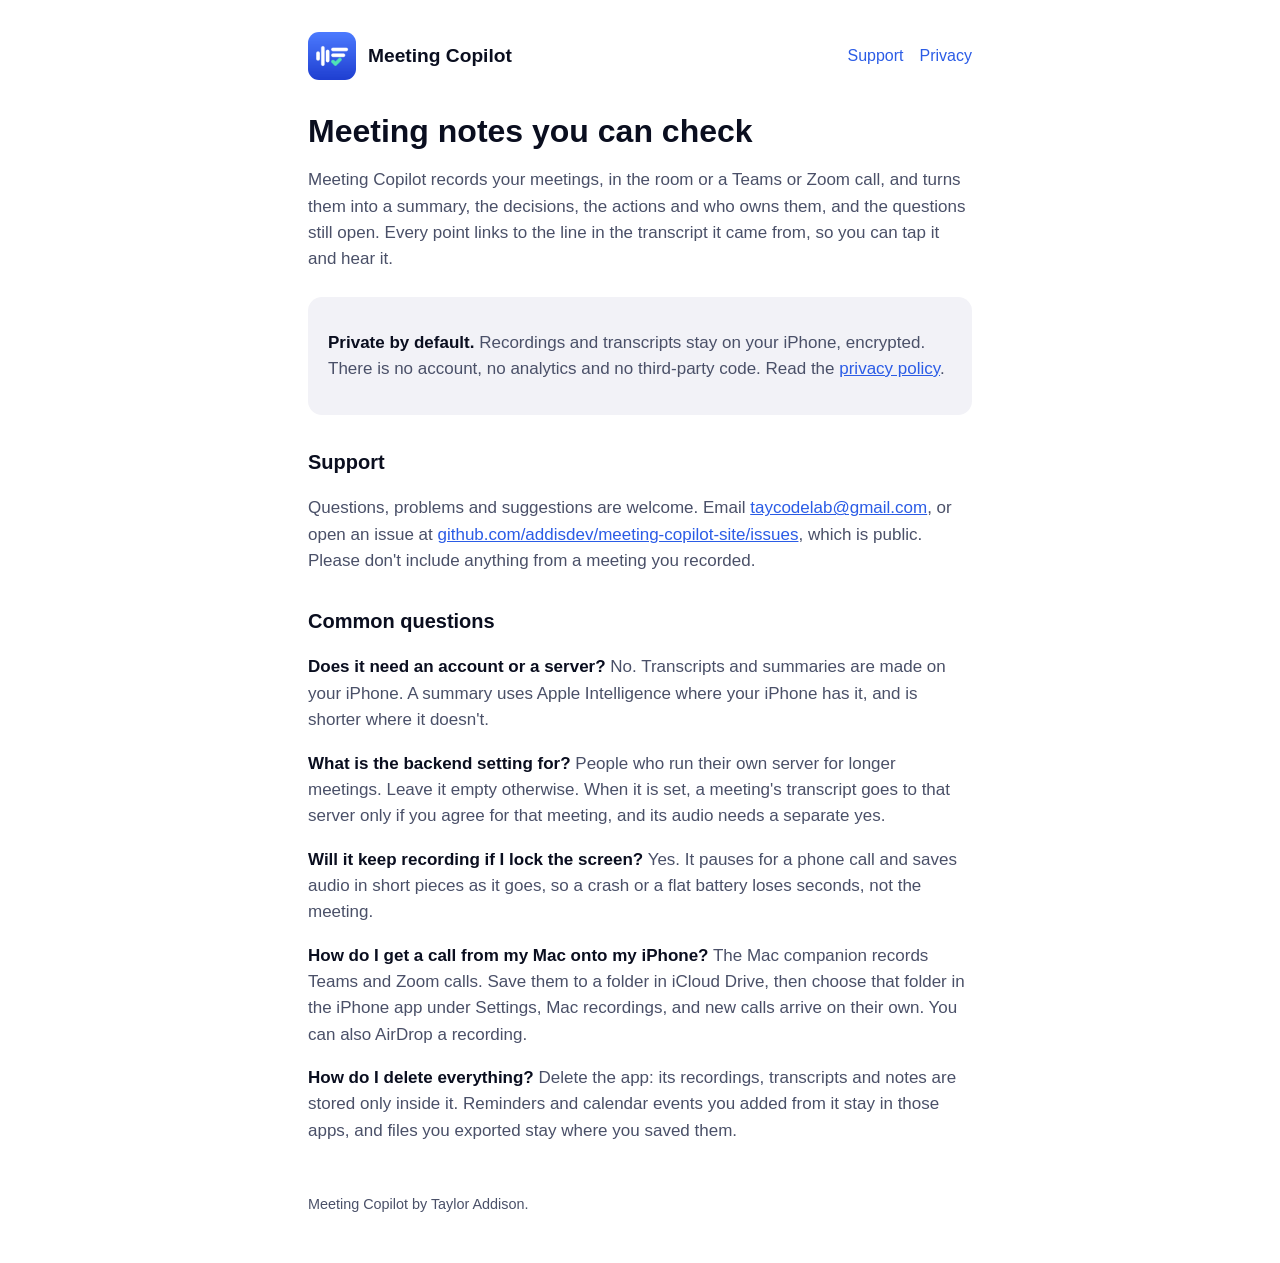
<file: index.html>
<!doctype html>
<html lang="en">
<head>
  <meta charset="utf-8">
  <meta name="viewport" content="width=device-width, initial-scale=1">
  <title>Meeting Copilot: meeting notes with sources</title>
  <meta name="description" content="Record a meeting and get a summary, decisions and actions where every point links to the moment it was said. Private by default.">
  <link rel="icon" href="icon.png">
  <link rel="stylesheet" href="style.css">
</head>
<body>
  <header>
    <img src="icon.png" alt="">
    <a href="./">Meeting Copilot</a>
    <nav><a href="#support">Support</a><a href="privacy.html">Privacy</a></nav>
  </header>
  <main>
    <h1>Meeting notes you can check</h1>
    <p>Meeting Copilot records your meetings, in the room or a Teams or Zoom call, and turns
      them into a summary, the decisions, the actions and who owns them, and the questions
      still open. Every point links to the line in the transcript it came from, so you can tap
      it and hear it.</p>

    <div class="panel">
      <p><strong>Private by default.</strong> Recordings and transcripts stay on your iPhone,
        encrypted. There is no account, no analytics and no third-party code. Read the
        <a href="privacy.html">privacy policy</a>.</p>
    </div>

    <h2 id="support">Support</h2>
    <p>Questions, problems and suggestions are welcome. Email
      <a href="mailto:taycodelab@gmail.com?subject=Meeting%20Copilot">taycodelab@gmail.com</a>, or
      open an issue at <a href="https://github.com/addisdev/meeting-copilot-site/issues">github.com/addisdev/meeting-copilot-site/issues</a>,
      which is public. Please don't include anything from a meeting you recorded.</p>

    <h2>Common questions</h2>
    <p><strong>Does it need an account or a server?</strong> No. Transcripts and summaries are
      made on your iPhone. A summary uses Apple Intelligence where your iPhone has it, and is
      shorter where it doesn't.</p>
    <p><strong>What is the backend setting for?</strong> People who run their own server for
      longer meetings. Leave it empty otherwise. When it is set, a meeting's transcript goes
      to that server only if you agree for that meeting, and its audio needs a separate yes.</p>
    <p><strong>Will it keep recording if I lock the screen?</strong> Yes. It pauses for a
      phone call and saves audio in short pieces as it goes, so a crash or a flat battery
      loses seconds, not the meeting.</p>
    <p><strong>How do I get a call from my Mac onto my iPhone?</strong> The Mac companion
      records Teams and Zoom calls. Save them to a folder in iCloud Drive, then choose that
      folder in the iPhone app under Settings, Mac recordings, and new calls arrive on their
      own. You can also AirDrop a recording.</p>
    <p><strong>How do I delete everything?</strong> Delete the app: its recordings,
      transcripts and notes are stored only inside it. Reminders and calendar events you
      added from it stay in those apps, and files you exported stay where you saved them.</p>
  </main>
  <footer>Meeting Copilot by Taylor Addison.</footer>
</body>
</html>
</file>
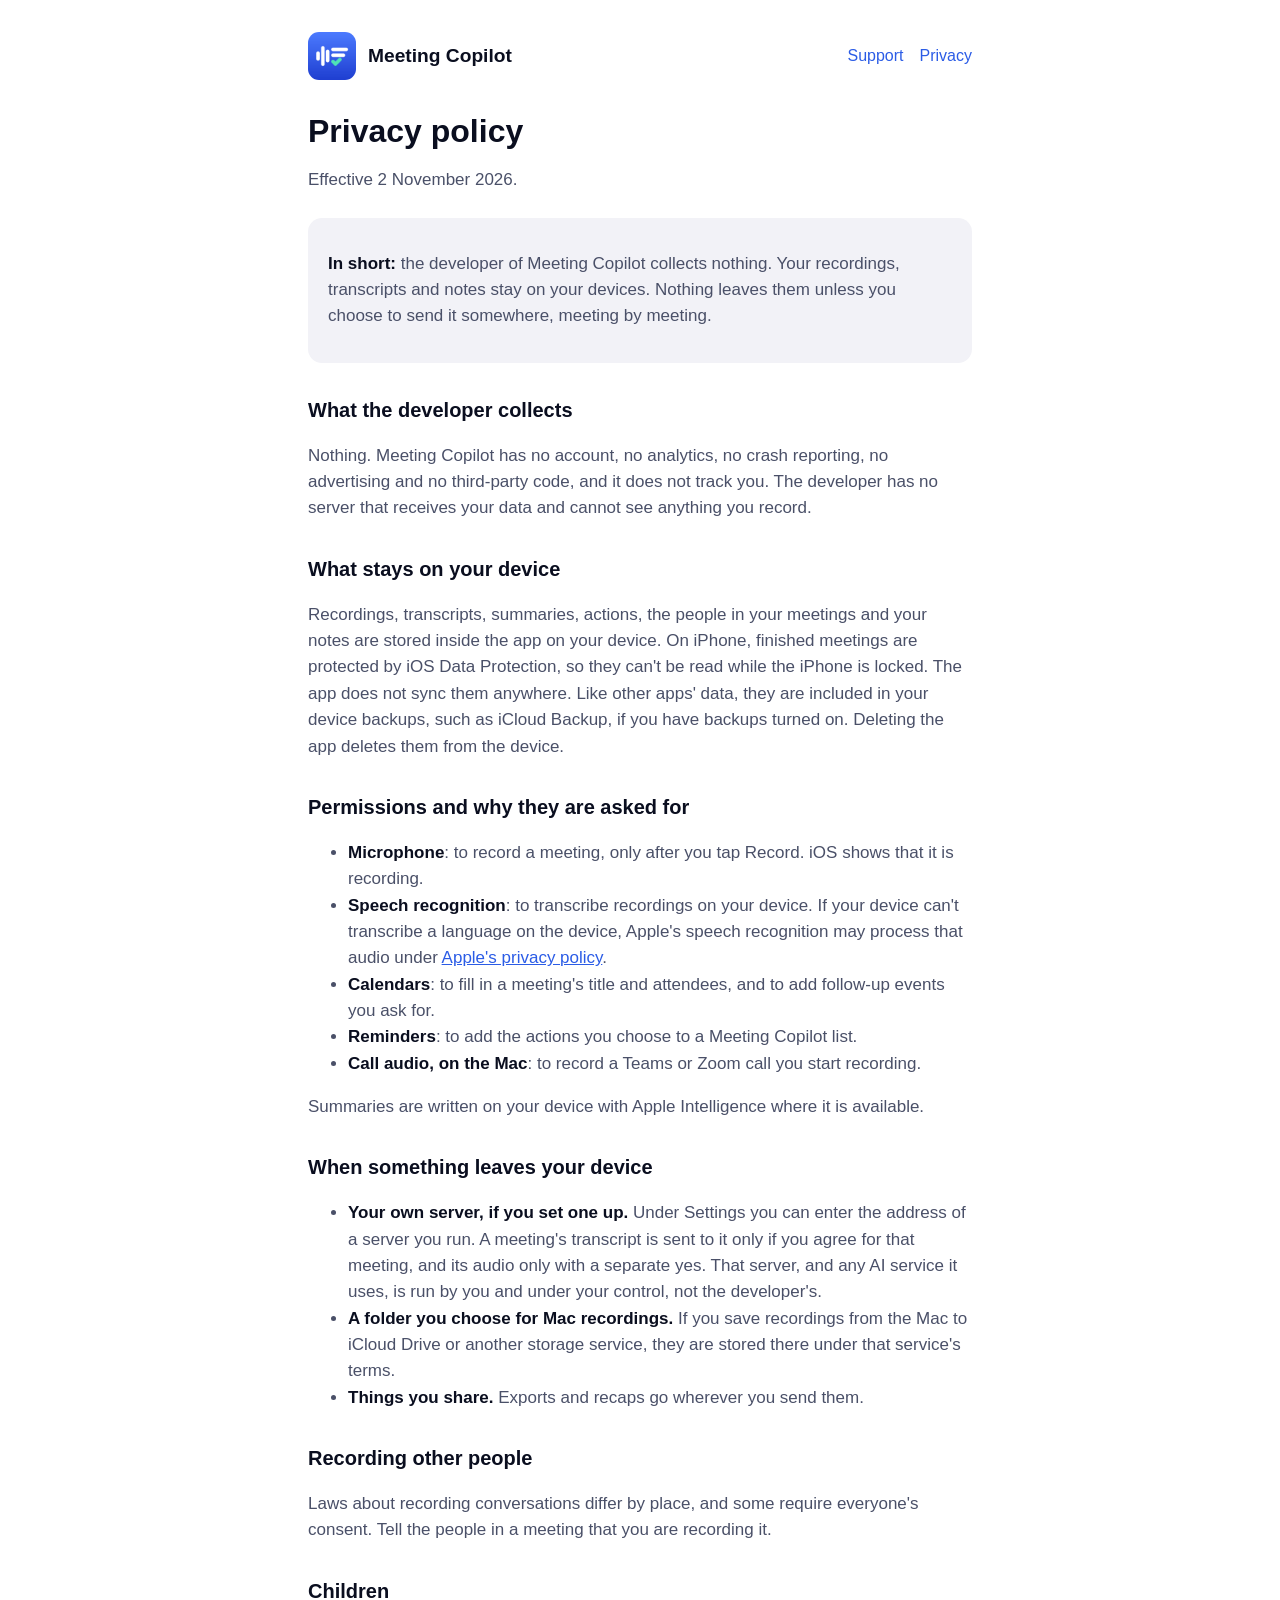
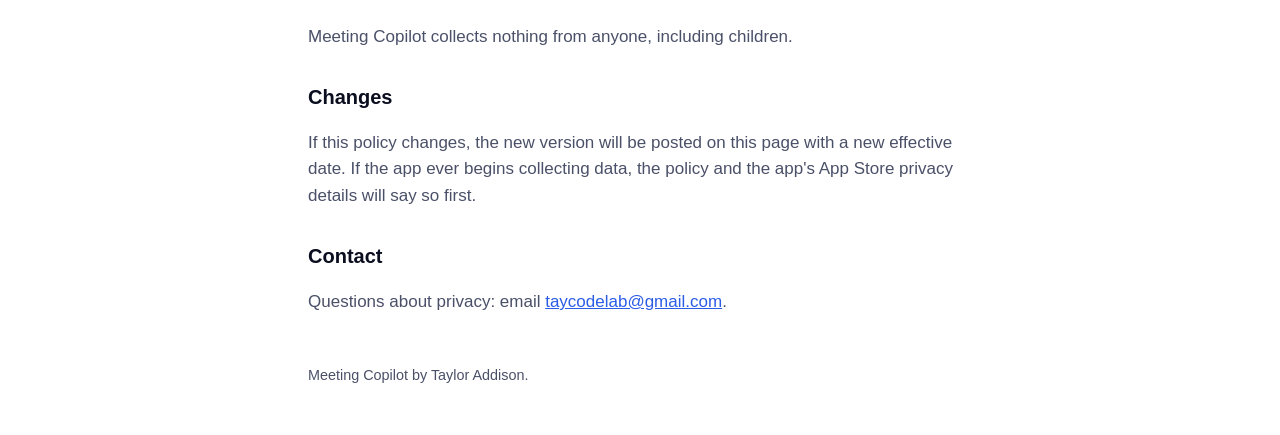
<file: privacy.html>
<!doctype html>
<html lang="en">
<head>
  <meta charset="utf-8">
  <meta name="viewport" content="width=device-width, initial-scale=1">
  <title>Privacy policy · Meeting Copilot</title>
  <link rel="icon" href="icon.png">
  <link rel="stylesheet" href="style.css">
</head>
<body>
  <header>
    <img src="icon.png" alt="">
    <a href="./">Meeting Copilot</a>
    <nav><a href="./#support">Support</a><a href="privacy.html">Privacy</a></nav>
  </header>
  <main>
    <h1>Privacy policy</h1>
    <p>Effective 2 November 2026.</p>

    <div class="panel">
      <p><strong>In short:</strong> the developer of Meeting Copilot collects nothing. Your
        recordings, transcripts and notes stay on your devices. Nothing leaves them unless you
        choose to send it somewhere, meeting by meeting.</p>
    </div>

    <h2>What the developer collects</h2>
    <p>Nothing. Meeting Copilot has no account, no analytics, no crash reporting, no
      advertising and no third-party code, and it does not track you. The developer has no
      server that receives your data and cannot see anything you record.</p>

    <h2>What stays on your device</h2>
    <p>Recordings, transcripts, summaries, actions, the people in your meetings and your notes
      are stored inside the app on your device. On iPhone, finished meetings are protected by
      iOS Data Protection, so they can't be read while the iPhone is locked. The app does not
      sync them anywhere. Like other apps' data, they are included in your device backups, such
      as iCloud Backup, if you have backups turned on. Deleting the app deletes them from the
      device.</p>

    <h2>Permissions and why they are asked for</h2>
    <ul>
      <li><strong>Microphone</strong>: to record a meeting, only after you tap Record. iOS shows
        that it is recording.</li>
      <li><strong>Speech recognition</strong>: to transcribe recordings on your device. If your
        device can't transcribe a language on the device, Apple's speech recognition may
        process that audio under <a href="https://www.apple.com/legal/privacy/">Apple's privacy
        policy</a>.</li>
      <li><strong>Calendars</strong>: to fill in a meeting's title and attendees, and to add
        follow-up events you ask for.</li>
      <li><strong>Reminders</strong>: to add the actions you choose to a Meeting Copilot list.</li>
      <li><strong>Call audio, on the Mac</strong>: to record a Teams or Zoom call you start
        recording.</li>
    </ul>
    <p>Summaries are written on your device with Apple Intelligence where it is available.</p>

    <h2>When something leaves your device</h2>
    <ul>
      <li><strong>Your own server, if you set one up.</strong> Under Settings you can enter the
        address of a server you run. A meeting's transcript is sent to it only if you agree for
        that meeting, and its audio only with a separate yes. That server, and any AI service it
        uses, is run by you and under your control, not the developer's.</li>
      <li><strong>A folder you choose for Mac recordings.</strong> If you save recordings from the
        Mac to iCloud Drive or another storage service, they are stored there under that
        service's terms.</li>
      <li><strong>Things you share.</strong> Exports and recaps go wherever you send them.</li>
    </ul>

    <h2>Recording other people</h2>
    <p>Laws about recording conversations differ by place, and some require everyone's
      consent. Tell the people in a meeting that you are recording it.</p>

    <h2>Children</h2>
    <p>Meeting Copilot collects nothing from anyone, including children.</p>

    <h2>Changes</h2>
    <p>If this policy changes, the new version will be posted on this page with a new effective
      date. If the app ever begins collecting data, the policy and the app's App Store privacy
      details will say so first.</p>

    <h2>Contact</h2>
    <p>Questions about privacy: email
      <a href="mailto:taycodelab@gmail.com?subject=Meeting%20Copilot%20privacy">taycodelab@gmail.com</a>.</p>
  </main>
  <footer>Meeting Copilot by Taylor Addison.</footer>
</body>
</html>
</file>
<file: style.css>
:root {
  --ink: #0a0e1f;
  --muted: #4a5068;
  --accent: #2b5ce6;
  --bg: #ffffff;
  --panel: #f2f2f7;
  color-scheme: light dark;
}

@media (prefers-color-scheme: dark) {
  :root {
    --ink: #f2f2f7;
    --muted: #b4b9cc;
    --accent: #8daeff;
    --bg: #0a0e1f;
    --panel: #161b30;
  }
}

* { box-sizing: border-box; }

body {
  margin: 0;
  font: 17px/1.55 -apple-system, BlinkMacSystemFont, "Segoe UI", Roboto, sans-serif;
  color: var(--ink);
  background: var(--bg);
}

main, header, footer { max-width: 44rem; margin: 0 auto; padding: 0 1.25rem; }

header { display: flex; align-items: center; gap: 0.75rem; padding-top: 2rem; }
header img { width: 48px; height: 48px; border-radius: 11px; }
header a { color: inherit; text-decoration: none; font-weight: 600; font-size: 1.2rem; }

nav { margin-left: auto; display: flex; gap: 1rem; }
nav a { font-weight: 400; font-size: 1rem; color: var(--accent); }

h1 { font-size: 2rem; line-height: 1.2; margin: 2rem 0 0.5rem; }
h2 { font-size: 1.25rem; margin: 2rem 0 0.5rem; }
p, li { color: var(--muted); }
strong { color: var(--ink); }
a { color: var(--accent); }

.panel { background: var(--panel); border-radius: 14px; padding: 1rem 1.25rem; margin: 1.5rem 0; }

footer { padding-top: 2rem; padding-bottom: 3rem; font-size: 0.9rem; color: var(--muted); }
</file>
